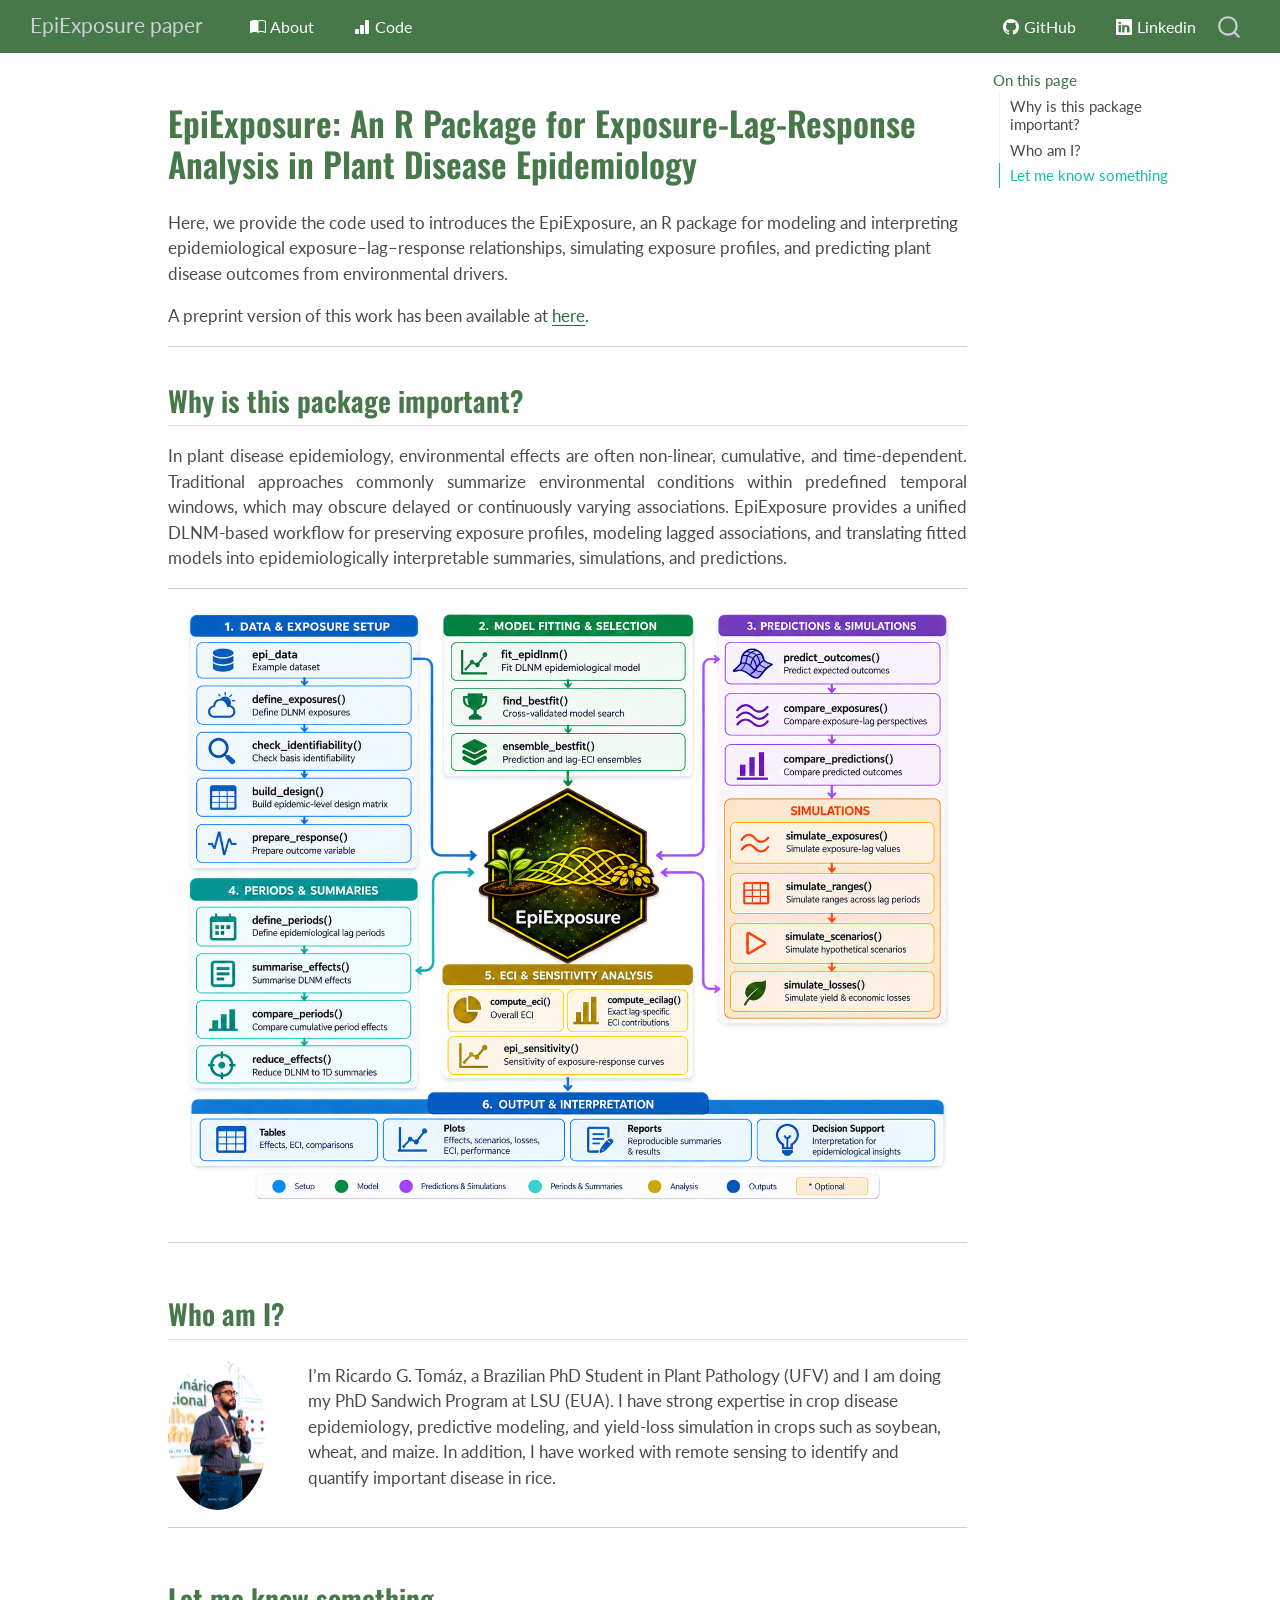
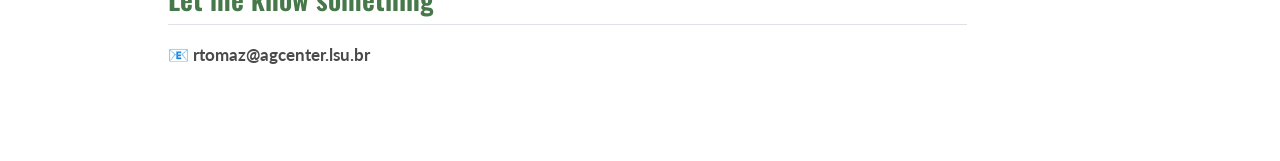
<file: docs/index.html>
<!DOCTYPE html>
<html xmlns="http://www.w3.org/1999/xhtml" lang="en" xml:lang="en"><head>

<meta charset="utf-8">
<meta name="generator" content="quarto-1.10.18">

<meta name="viewport" content="width=device-width, initial-scale=1.0, user-scalable=yes">


<title>EpiExposure: An R Package for Exposure-Lag-Response Analysis in Plant Disease Epidemiology – EpiExposure paper</title>
<style>
/* Default styles provided by pandoc.
** See https://pandoc.org/MANUAL.html#variables-for-html for config info.
*/
span.smallcaps{font-variant: small-caps;}
div.columns{display: flex; gap: 1.5em;}
div.column{flex: auto;}
@media screen {
div.columns{gap: min(4vw, 1.5em);}
div.column{overflow-x: auto;}
}
div.hanging-indent{margin-left: 1.5em; text-indent: -1.5em;}
ul.task-list{list-style: none;}
ul.task-list li input[type="checkbox"] {
  width: 0.8em;
  margin: 0 0.8em 0.2em -1em; /* quarto-specific, see https://github.com/quarto-dev/quarto-cli/issues/4556 */ 
  vertical-align: middle;
}
</style>


<script src="site_libs/quarto-nav/quarto-nav.js"></script>
<script src="site_libs/quarto-nav/headroom.min.js"></script>
<script src="site_libs/clipboard/clipboard.min.js"></script>
<script src="site_libs/quarto-search/autocomplete.umd.js"></script>
<script src="site_libs/quarto-search/fuse.min.js"></script>
<script src="site_libs/quarto-search/quarto-search.js"></script>
<meta name="quarto:offset" content="./">
<script src="site_libs/quarto-html/quarto.js" type="module"></script>
<script src="site_libs/quarto-html/tabsets/tabsets.js" type="module"></script>
<script src="site_libs/quarto-html/popper.min.js"></script>
<script src="site_libs/quarto-html/tippy.umd.min.js"></script>
<script src="site_libs/quarto-html/anchor.min.js"></script>
<link href="site_libs/quarto-html/tippy.css" rel="stylesheet">
<link href="site_libs/quarto-html/quarto-syntax-highlighting-64a204ab8560d761af7679ceaba22944.css" rel="stylesheet" id="quarto-text-highlighting-styles">
<script src="site_libs/bootstrap/bootstrap.min.js"></script>
<link href="site_libs/bootstrap/bootstrap-icons.css" rel="stylesheet">
<link href="site_libs/bootstrap/bootstrap-92404dd89b1444827012a9e3a58cda88.min.css" rel="stylesheet" append-hash="true" id="quarto-bootstrap" data-mode="light">
<script id="quarto-search-options" type="application/json">{
  "location": "navbar",
  "copy-button": false,
  "collapse-after": 3,
  "panel-placement": "end",
  "type": "overlay",
  "limit": 50,
  "keyboard-shortcut": [
    "f",
    "/",
    "s"
  ],
  "show-item-context": false,
  "language": {
    "search-no-results-text": "No results",
    "search-matching-documents-text": "matching documents",
    "search-copy-link-title": "Copy link to search",
    "search-hide-matches-text": "Hide additional matches",
    "search-more-match-text": "more match in this document",
    "search-more-matches-text": "more matches in this document",
    "search-clear-button-title": "Clear",
    "search-text-placeholder": "",
    "search-detached-cancel-button-title": "Cancel",
    "search-submit-button-title": "Submit",
    "search-label": "Search"
  }
}</script>


<link rel="stylesheet" href="styles.css">
</head>

<body class="nav-fixed quarto-light">

<div id="quarto-search-results"></div>
  <header id="quarto-header" class="headroom fixed-top">
    <nav class="navbar navbar-expand-lg " data-bs-theme="dark">
      <div class="navbar-container container-fluid">
      <div class="navbar-brand-container mx-auto">
    <a class="navbar-brand" href="./index.html">
    <span class="navbar-title">EpiExposure paper</span>
    </a>
  </div>
            <div id="quarto-search" class="" title="Search"></div>
          <button class="navbar-toggler" type="button" data-bs-toggle="collapse" data-bs-target="#navbarCollapse" aria-controls="navbarCollapse" role="menu" aria-expanded="false" aria-label="Toggle navigation" onclick="if (window.quartoToggleHeadroom) { window.quartoToggleHeadroom(); }">
  <span class="navbar-toggler-icon"></span>
</button>
          <div class="collapse navbar-collapse" id="navbarCollapse">
            <ul class="navbar-nav navbar-nav-scroll me-auto">
  <li class="nav-item">
    <a class="nav-link active" href="./index.html" aria-current="page"> 
<span class="menu-text"><i class="bi bi-book-half"></i> About</span></a>
  </li>  
  <li class="nav-item">
    <a class="nav-link" href="./about.html"> 
<span class="menu-text"><i class="bi bi-bar-chart-fill"></i> Code</span></a>
  </li>  
</ul>
            <ul class="navbar-nav navbar-nav-scroll ms-auto">
  <li class="nav-item">
    <a class="nav-link" href="https://github.com/tomazrg/paper_EpiExposure_package"> 
<span class="menu-text"><i class="bi bi-github"></i> GitHub</span></a>
  </li>  
  <li class="nav-item">
    <a class="nav-link" href="https://www.linkedin.com/in/ricardo-gomes-tom%C3%A1z-0137ba189/"> 
<span class="menu-text"><i class="bi bi-linkedin"></i> Linkedin</span></a>
  </li>  
</ul>
          </div> <!-- /navcollapse -->
            <div class="quarto-navbar-tools">
</div>
      </div> <!-- /container-fluid -->
    </nav>
</header>
<!-- content -->
<div id="quarto-content" class="quarto-container page-columns page-rows-contents page-layout-article page-navbar">
<!-- sidebar -->
<!-- margin-sidebar -->
    <div id="quarto-margin-sidebar" class="sidebar margin-sidebar">
        <nav id="TOC" role="doc-toc" class="toc-active">
    <h2 id="toc-title">On this page</h2>
   
  <ul>
  <li><a href="#why-is-this-package-important" id="toc-why-is-this-package-important" class="nav-link active" data-scroll-target="#why-is-this-package-important">Why is this package important?</a></li>
  <li><a href="#who-am-i" id="toc-who-am-i" class="nav-link" data-scroll-target="#who-am-i">Who am I?</a></li>
  <li><a href="#let-me-know-something" id="toc-let-me-know-something" class="nav-link" data-scroll-target="#let-me-know-something">Let me know something</a></li>
  </ul>
</nav>
    </div>
<!-- main -->
<main class="content" id="quarto-document-content">

<header id="title-block-header" class="quarto-title-block default">
<div class="quarto-title">
<h1 class="title">EpiExposure: An R Package for Exposure-Lag-Response Analysis in Plant Disease Epidemiology</h1>
</div>



<div class="quarto-title-meta">

    
  
    
  </div>
  


</header>


<p>Here, we provide the code used to introduces the EpiExposure, an R package for modeling and interpreting epidemiological exposure–lag–response relationships, simulating exposure profiles, and predicting plant disease outcomes from environmental drivers.</p>
<p>A preprint version of this work has been available at <a href="https://zenodo.org/records/24408928">here</a>.</p>
<hr>
<section id="why-is-this-package-important" class="level2">
<h2 class="anchored" data-anchor-id="why-is-this-package-important">Why is this package important?</h2>
<div style="text-align: justify;">
<p>In plant disease epidemiology, environmental effects are often non-linear, cumulative, and time-dependent. Traditional approaches commonly summarize environmental conditions within predefined temporal windows, which may obscure delayed or continuously varying associations. EpiExposure provides a unified DLNM-based workflow for preserving exposure profiles, modeling lagged associations, and translating fitted models into epidemiologically interpretable summaries, simulations, and predictions.</p>
</div>
<hr>
<div class="quarto-figure quarto-figure-center">
<figure class="figure">
<p><img src="fig/workflow.png" class="img-fluid quarto-figure quarto-figure-center figure-img" style="width:100.0%"></p>
</figure>
</div>
<hr>
</section>
<section id="who-am-i" class="level2">
<h2 class="anchored" data-anchor-id="who-am-i">Who am I?</h2>
<div style="display:flex; align-items:center; gap:20px; margin-top:20px;">
<img src="fig/me.jpg" alt="Profile photo" style="width:150px; height:150px; border-radius:50%; object-fit:cover;">
<p style="max-width:600px;">
</p><p>I’m Ricardo G. Tomáz, a Brazilian PhD Student in Plant Pathology (UFV) and I am doing my PhD Sandwich Program at LSU (EUA). I have strong expertise in crop disease epidemiology, predictive modeling, and yield-loss simulation in crops such as soybean, wheat, and maize. In addition, I have worked with remote sensing to identify and quantify important disease in rice.</p>
<p></p>
</div>
<hr>
</section>
<section id="let-me-know-something" class="level2">
<h2 class="anchored" data-anchor-id="let-me-know-something">Let me know something</h2>
<p>📧 <strong>rtomaz@agcenter.lsu.br</strong></p>


</section>

</main> <!-- /main -->
<script id="quarto-html-after-body" type="application/javascript">
  window.document.addEventListener("DOMContentLoaded", function (event) {
    const icon = "";
    const anchorJS = new window.AnchorJS();
    anchorJS.options = {
      placement: 'right',
      icon: icon
    };
    anchorJS.add('.anchored');
    const isCodeAnnotation = (el) => {
      for (const clz of el.classList) {
        if (clz.startsWith('code-annotation-')) {                     
          return true;
        }
      }
      return false;
    }
    const onCopySuccess = function(e) {
      // button target
      const button = e.trigger;
      // don't keep focus
      button.blur();
      // flash "checked"
      button.classList.add('code-copy-button-checked');
      var currentTitle = button.getAttribute("title");
      button.setAttribute("title", "Copied!");
      let tooltip;
      if (window.bootstrap) {
        button.setAttribute("data-bs-toggle", "tooltip");
        button.setAttribute("data-bs-placement", "left");
        button.setAttribute("data-bs-title", "Copied!");
        tooltip = new bootstrap.Tooltip(button, 
          { trigger: "manual", 
            customClass: "code-copy-button-tooltip",
            offset: [0, -8]});
        tooltip.show();    
      }
      setTimeout(function() {
        if (tooltip) {
          tooltip.hide();
          button.removeAttribute("data-bs-title");
          button.removeAttribute("data-bs-toggle");
          button.removeAttribute("data-bs-placement");
        }
        button.setAttribute("title", currentTitle);
        button.classList.remove('code-copy-button-checked');
      }, 1000);
      // clear code selection
      e.clearSelection();
    }
    const getTextToCopy = function(trigger) {
      const outerScaffold = trigger.parentElement.cloneNode(true);
      const codeEl = outerScaffold.querySelector('code');
      for (const childEl of codeEl.children) {
        if (isCodeAnnotation(childEl)) {
          childEl.remove();
        }
      }
      return codeEl.innerText;
    }
    const clipboard = new window.ClipboardJS('.code-copy-button:not([data-in-quarto-modal])', {
      text: getTextToCopy
    });
    clipboard.on('success', onCopySuccess);
    if (window.document.getElementById('quarto-embedded-source-code-modal')) {
      const clipboardModal = new window.ClipboardJS('.code-copy-button[data-in-quarto-modal]', {
        text: getTextToCopy,
        container: window.document.getElementById('quarto-embedded-source-code-modal')
      });
      clipboardModal.on('success', onCopySuccess);
    }
      var localhostRegex = new RegExp(/^(?:http|https):\/\/localhost\:?[0-9]*\//);
      var mailtoRegex = new RegExp(/^mailto:/);
        var filterRegex = new RegExp('/' + window.location.host + '/');
      var isInternal = (href) => {
          return filterRegex.test(href) || localhostRegex.test(href) || mailtoRegex.test(href);
      }
      // Inspect non-navigation links and adorn them if external
     var links = window.document.querySelectorAll('a[href]:not(.nav-link):not(.navbar-brand):not(.toc-action):not(.sidebar-link):not(.sidebar-item-toggle):not(.pagination-link):not(.no-external):not([aria-hidden]):not(.dropdown-item):not(.quarto-navigation-tool):not(.about-link)');
      for (var i=0; i<links.length; i++) {
        const link = links[i];
        if (!isInternal(link.href)) {
          // undo the damage that might have been done by quarto-nav.js in the case of
          // links that we want to consider external
          if (link.dataset.originalHref !== undefined) {
            link.href = link.dataset.originalHref;
          }
        }
      }
    function tippyHover(el, contentFn, onTriggerFn, onUntriggerFn) {
      const config = {
        allowHTML: true,
        maxWidth: 500,
        delay: 100,
        arrow: false,
        appendTo: function(el) {
            return el.parentElement;
        },
        interactive: true,
        interactiveBorder: 10,
        theme: 'quarto',
        placement: 'bottom-start',
      };
      if (contentFn) {
        config.content = contentFn;
      }
      if (onTriggerFn) {
        config.onTrigger = onTriggerFn;
      }
      if (onUntriggerFn) {
        config.onUntrigger = onUntriggerFn;
      }
      window.tippy(el, config); 
    }
    const noterefs = window.document.querySelectorAll('a[role="doc-noteref"]');
    for (var i=0; i<noterefs.length; i++) {
      const ref = noterefs[i];
      tippyHover(ref, function() {
        // use id or data attribute instead here
        let href = ref.getAttribute('data-footnote-href') || ref.getAttribute('href');
        try { href = new URL(href).hash; } catch {}
        const id = href.replace(/^#\/?/, "");
        const note = window.document.getElementById(id);
        if (note) {
          return note.innerHTML;
        } else {
          return "";
        }
      });
    }
    const xrefs = window.document.querySelectorAll('a.quarto-xref');
    const processXRef = (id, note) => {
      // Strip column container classes
      const stripColumnClz = (el) => {
        el.classList.remove("page-full", "page-columns");
        if (el.children) {
          for (const child of el.children) {
            stripColumnClz(child);
          }
        }
      }
      stripColumnClz(note)
      if (id === null || id.startsWith('sec-')) {
        // Special case sections, only their first couple elements
        const container = document.createElement("div");
        if (note.children && note.children.length > 2) {
          container.appendChild(note.children[0].cloneNode(true));
          for (let i = 1; i < note.children.length; i++) {
            const child = note.children[i];
            if (child.tagName === "P" && child.innerText === "") {
              continue;
            } else {
              container.appendChild(child.cloneNode(true));
              break;
            }
          }
          if (window.Quarto?.typesetMath) {
            window.Quarto.typesetMath(container);
          }
          return container.innerHTML
        } else {
          if (window.Quarto?.typesetMath) {
            window.Quarto.typesetMath(note);
          }
          return note.innerHTML;
        }
      } else {
        // Remove any anchor links if they are present
        const anchorLink = note.querySelector('a.anchorjs-link');
        if (anchorLink) {
          anchorLink.remove();
        }
        if (window.Quarto?.typesetMath) {
          window.Quarto.typesetMath(note);
        }
        if (note.classList.contains("callout")) {
          return note.outerHTML;
        } else {
          return note.innerHTML;
        }
      }
    }
    for (var i=0; i<xrefs.length; i++) {
      const xref = xrefs[i];
      tippyHover(xref, undefined, function(instance) {
        instance.disable();
        let url = xref.getAttribute('href');
        let hash = undefined; 
        if (url.startsWith('#')) {
          hash = url;
        } else {
          try { hash = new URL(url).hash; } catch {}
        }
        if (hash) {
          const id = hash.replace(/^#\/?/, "");
          const note = window.document.getElementById(id);
          if (note !== null) {
            try {
              const html = processXRef(id, note.cloneNode(true));
              instance.setContent(html);
            } finally {
              instance.enable();
              instance.show();
            }
          } else {
            // See if we can fetch this
            fetch(url.split('#')[0])
            .then(res => res.text())
            .then(html => {
              const parser = new DOMParser();
              const htmlDoc = parser.parseFromString(html, "text/html");
              const note = htmlDoc.getElementById(id);
              if (note !== null) {
                const html = processXRef(id, note);
                instance.setContent(html);
              } 
            }).finally(() => {
              instance.enable();
              instance.show();
            });
          }
        } else {
          // See if we can fetch a full url (with no hash to target)
          // This is a special case and we should probably do some content thinning / targeting
          fetch(url)
          .then(res => res.text())
          .then(html => {
            const parser = new DOMParser();
            const htmlDoc = parser.parseFromString(html, "text/html");
            const note = htmlDoc.querySelector('main.content');
            if (note !== null) {
              // This should only happen for chapter cross references
              // (since there is no id in the URL)
              // remove the first header
              if (note.children.length > 0 && note.children[0].tagName === "HEADER") {
                note.children[0].remove();
              }
              const html = processXRef(null, note);
              instance.setContent(html);
            } 
          }).finally(() => {
            instance.enable();
            instance.show();
          });
        }
      }, function(instance) {
      });
    }
        let selectedAnnoteEl;
        const selectorForAnnotation = ( cell, annotation) => {
          let cellAttr = 'data-code-cell="' + cell + '"';
          let lineAttr = 'data-code-annotation="' +  annotation + '"';
          const selector = 'span[' + cellAttr + '][' + lineAttr + ']';
          return selector;
        }
        const selectCodeLines = (annoteEl) => {
          const doc = window.document;
          const targetCell = annoteEl.getAttribute("data-target-cell");
          const targetAnnotation = annoteEl.getAttribute("data-target-annotation");
          const annoteSpan = window.document.querySelector(selectorForAnnotation(targetCell, targetAnnotation));
          const lines = annoteSpan.getAttribute("data-code-lines").split(",");
          const lineIds = lines.map((line) => {
            return targetCell + "-" + line;
          })
          let top = null;
          let height = null;
          let parent = null;
          if (lineIds.length > 0) {
              //compute the position of the single el (top and bottom and make a div)
              const el = window.document.getElementById(lineIds[0]);
              top = el.offsetTop;
              height = el.offsetHeight;
              parent = el.parentElement.parentElement;
            if (lineIds.length > 1) {
              const lastEl = window.document.getElementById(lineIds[lineIds.length - 1]);
              const bottom = lastEl.offsetTop + lastEl.offsetHeight;
              height = bottom - top;
            }
            if (top !== null && height !== null && parent !== null) {
              // cook up a div (if necessary) and position it 
              let div = window.document.getElementById("code-annotation-line-highlight");
              if (div === null) {
                div = window.document.createElement("div");
                div.setAttribute("id", "code-annotation-line-highlight");
                div.style.position = 'absolute';
                parent.appendChild(div);
              }
              div.style.top = top - 2 + "px";
              div.style.height = height + 4 + "px";
              div.style.left = 0;
              let gutterDiv = window.document.getElementById("code-annotation-line-highlight-gutter");
              if (gutterDiv === null) {
                gutterDiv = window.document.createElement("div");
                gutterDiv.setAttribute("id", "code-annotation-line-highlight-gutter");
                gutterDiv.style.position = 'absolute';
                const codeCell = window.document.getElementById(targetCell);
                const gutter = codeCell.querySelector('.code-annotation-gutter');
                gutter.appendChild(gutterDiv);
              }
              gutterDiv.style.top = top - 2 + "px";
              gutterDiv.style.height = height + 4 + "px";
            }
            selectedAnnoteEl = annoteEl;
          }
        };
        const unselectCodeLines = () => {
          const elementsIds = ["code-annotation-line-highlight", "code-annotation-line-highlight-gutter"];
          elementsIds.forEach((elId) => {
            const div = window.document.getElementById(elId);
            if (div) {
              div.remove();
            }
          });
          selectedAnnoteEl = undefined;
        };
          // Handle positioning of the toggle
      window.addEventListener(
        "resize",
        throttle(() => {
          elRect = undefined;
          if (selectedAnnoteEl) {
            selectCodeLines(selectedAnnoteEl);
          }
        }, 10)
      );
      function throttle(fn, ms) {
      let throttle = false;
      let timer;
        return (...args) => {
          if(!throttle) { // first call gets through
              fn.apply(this, args);
              throttle = true;
          } else { // all the others get throttled
              if(timer) clearTimeout(timer); // cancel #2
              timer = setTimeout(() => {
                fn.apply(this, args);
                timer = throttle = false;
              }, ms);
          }
        };
      }
        // Attach click handler to the DT
        const annoteDls = window.document.querySelectorAll('dt[data-target-cell]');
        for (const annoteDlNode of annoteDls) {
          annoteDlNode.addEventListener('click', (event) => {
            const clickedEl = event.target;
            if (clickedEl !== selectedAnnoteEl) {
              unselectCodeLines();
              const activeEl = window.document.querySelector('dt[data-target-cell].code-annotation-active');
              if (activeEl) {
                activeEl.classList.remove('code-annotation-active');
              }
              selectCodeLines(clickedEl);
              clickedEl.classList.add('code-annotation-active');
            } else {
              // Unselect the line
              unselectCodeLines();
              clickedEl.classList.remove('code-annotation-active');
            }
          });
        }
    const findCites = (el) => {
      const parentEl = el.parentElement;
      if (parentEl) {
        const cites = parentEl.dataset.cites;
        if (cites) {
          return {
            el,
            cites: cites.split(' ')
          };
        } else {
          return findCites(el.parentElement)
        }
      } else {
        return undefined;
      }
    };
    var bibliorefs = window.document.querySelectorAll('a[role="doc-biblioref"]');
    for (var i=0; i<bibliorefs.length; i++) {
      const ref = bibliorefs[i];
      const citeInfo = findCites(ref);
      if (citeInfo) {
        tippyHover(citeInfo.el, function() {
          var popup = window.document.createElement('div');
          citeInfo.cites.forEach(function(cite) {
            var citeDiv = window.document.createElement('div');
            citeDiv.classList.add('hanging-indent');
            citeDiv.classList.add('csl-entry');
            var biblioDiv = window.document.getElementById('ref-' + cite);
            if (biblioDiv) {
              citeDiv.innerHTML = biblioDiv.innerHTML;
            }
            popup.appendChild(citeDiv);
          });
          return popup.innerHTML;
        });
      }
    }
  });
  </script>
</div> <!-- /content -->




</body></html>
</file>
<file: docs/site_libs/quarto-html/tippy.css>
.tippy-box[data-animation=fade][data-state=hidden]{opacity:0}[data-tippy-root]{max-width:calc(100vw - 10px)}.tippy-box{position:relative;background-color:#333;color:#fff;border-radius:4px;font-size:14px;line-height:1.4;white-space:normal;outline:0;transition-property:transform,visibility,opacity}.tippy-box[data-placement^=top]>.tippy-arrow{bottom:0}.tippy-box[data-placement^=top]>.tippy-arrow:before{bottom:-7px;left:0;border-width:8px 8px 0;border-top-color:initial;transform-origin:center top}.tippy-box[data-placement^=bottom]>.tippy-arrow{top:0}.tippy-box[data-placement^=bottom]>.tippy-arrow:before{top:-7px;left:0;border-width:0 8px 8px;border-bottom-color:initial;transform-origin:center bottom}.tippy-box[data-placement^=left]>.tippy-arrow{right:0}.tippy-box[data-placement^=left]>.tippy-arrow:before{border-width:8px 0 8px 8px;border-left-color:initial;right:-7px;transform-origin:center left}.tippy-box[data-placement^=right]>.tippy-arrow{left:0}.tippy-box[data-placement^=right]>.tippy-arrow:before{left:-7px;border-width:8px 8px 8px 0;border-right-color:initial;transform-origin:center right}.tippy-box[data-inertia][data-state=visible]{transition-timing-function:cubic-bezier(.54,1.5,.38,1.11)}.tippy-arrow{width:16px;height:16px;color:#333}.tippy-arrow:before{content:"";position:absolute;border-color:transparent;border-style:solid}.tippy-content{position:relative;padding:5px 9px;z-index:1}
</file>
<file: docs/site_libs/quarto-html/quarto-syntax-highlighting-64a204ab8560d761af7679ceaba22944.css>
/* quarto syntax highlight colors */
:root {
  --quarto-hl-ot-color: #003B4F;
  --quarto-hl-at-color: #657422;
  --quarto-hl-ss-color: #20794D;
  --quarto-hl-an-color: #5E5E5E;
  --quarto-hl-fu-color: #4758AB;
  --quarto-hl-st-color: #20794D;
  --quarto-hl-cf-color: #003B4F;
  --quarto-hl-op-color: #5E5E5E;
  --quarto-hl-er-color: #AD0000;
  --quarto-hl-bn-color: #AD0000;
  --quarto-hl-al-color: #AD0000;
  --quarto-hl-va-color: #111111;
  --quarto-hl-bu-color: inherit;
  --quarto-hl-ex-color: inherit;
  --quarto-hl-pp-color: #AD0000;
  --quarto-hl-in-color: #5E5E5E;
  --quarto-hl-vs-color: #20794D;
  --quarto-hl-wa-color: #5E5E5E;
  --quarto-hl-do-color: #5E5E5E;
  --quarto-hl-im-color: #00769E;
  --quarto-hl-ch-color: #20794D;
  --quarto-hl-dt-color: #AD0000;
  --quarto-hl-fl-color: #AD0000;
  --quarto-hl-co-color: #5E5E5E;
  --quarto-hl-cv-color: #5E5E5E;
  --quarto-hl-cn-color: #8f5902;
  --quarto-hl-sc-color: #5E5E5E;
  --quarto-hl-dv-color: #AD0000;
  --quarto-hl-kw-color: #003B4F;
}

/* other quarto variables */
:root {
  --quarto-font-monospace: SFMono-Regular, Menlo, Monaco, Consolas, "Liberation Mono", "Courier New", monospace;
}

/* syntax highlight based on Pandoc's rules */
pre > code.sourceCode > span {
  color: #003B4F;
}

code.sourceCode > span {
  color: #003B4F;
}

div.sourceCode,
div.sourceCode pre.sourceCode {
  color: #003B4F;
}

/* Normal */
code span {
  color: #003B4F;
}

/* Alert */
code span.al {
  color: #AD0000;
  font-style: inherit;
}

/* Annotation */
code span.an {
  color: #5E5E5E;
  font-style: inherit;
}

/* Attribute */
code span.at {
  color: #657422;
  font-style: inherit;
}

/* BaseN */
code span.bn {
  color: #AD0000;
  font-style: inherit;
}

/* BuiltIn */
code span.bu {
  font-style: inherit;
}

/* ControlFlow */
code span.cf {
  color: #003B4F;
  font-weight: bold;
  font-style: inherit;
}

/* Char */
code span.ch {
  color: #20794D;
  font-style: inherit;
}

/* Constant */
code span.cn {
  color: #8f5902;
  font-style: inherit;
}

/* Comment */
code span.co {
  color: #5E5E5E;
  font-style: inherit;
}

/* CommentVar */
code span.cv {
  color: #5E5E5E;
  font-style: italic;
}

/* Documentation */
code span.do {
  color: #5E5E5E;
  font-style: italic;
}

/* DataType */
code span.dt {
  color: #AD0000;
  font-style: inherit;
}

/* DecVal */
code span.dv {
  color: #AD0000;
  font-style: inherit;
}

/* Error */
code span.er {
  color: #AD0000;
  font-style: inherit;
}

/* Extension */
code span.ex {
  font-style: inherit;
}

/* Float */
code span.fl {
  color: #AD0000;
  font-style: inherit;
}

/* Function */
code span.fu {
  color: #4758AB;
  font-style: inherit;
}

/* Import */
code span.im {
  color: #00769E;
  font-style: inherit;
}

/* Information */
code span.in {
  color: #5E5E5E;
  font-style: inherit;
}

/* Keyword */
code span.kw {
  color: #003B4F;
  font-weight: bold;
  font-style: inherit;
}

/* Operator */
code span.op {
  color: #5E5E5E;
  font-style: inherit;
}

/* Other */
code span.ot {
  color: #003B4F;
  font-style: inherit;
}

/* Preprocessor */
code span.pp {
  color: #AD0000;
  font-style: inherit;
}

/* SpecialChar */
code span.sc {
  color: #5E5E5E;
  font-style: inherit;
}

/* SpecialString */
code span.ss {
  color: #20794D;
  font-style: inherit;
}

/* String */
code span.st {
  color: #20794D;
  font-style: inherit;
}

/* Variable */
code span.va {
  color: #111111;
  font-style: inherit;
}

/* VerbatimString */
code span.vs {
  color: #20794D;
  font-style: inherit;
}

/* Warning */
code span.wa {
  color: #5E5E5E;
  font-style: italic;
}

.prevent-inlining {
  content: "</";
}

/*# sourceMappingURL=9d8d5bb603a83b8298b89080a598c93b.css.map */
</file>
<file: docs/styles.css>
@import url('https://fonts.googleapis.com/css?family=Roboto+Condensed:300');
@import url('https://fonts.googleapis.com/css?family=Oswald');


:root {
    --verde-principal: #46784a;
    --verde-link:      #2b6a40;
    --verde-hover:     #1f5030;
    --verde-suave:     #56785b;

    --cinza-escuro:    #4A4A4A;
    --cinza-claro:     #F2F2F2;
    --texto-claro:     #FFFFFF;
}

.navbar {
    min-height: 50px;
    padding: 5px 10px;
    display: flex;  
    justify-content: space-between;
    align-items: center;
    background-color: var(--verde-principal);
}

.navbar-nav > li > a {
    padding-top: 8px;
    padding-bottom: 8px;
    font-size: 16px;
    margin-left: 20px;
    padding-left: 10px !important;
    color: var(--texto-claro) !important;
}

.navbar-nav > li > a:hover {
    color: #ddead7 !important; 
    font-weight: bold;
}



.list-group-item.active {
    color: var(--texto-claro);
    background-color: var(--azul-principal);
    border-color: var(--azul-principal);
}



.page-header {
    background-color: var(--cinza-claro);
    padding: 12px 15px;
    border-radius: 4px;
    border-left: 6px solid var(--verde-principal);
}

.page-header h1 {
    color: var(--verde-principal);
}



h1, h2 {
    font-family: 'Oswald', sans-serif;
    color: var(--verde-principal);;
    padding-top: 20px;
    padding-bottom: 8px;
}

h3, h4 {
    font-family: 'Oswald', sans-serif;
    color: var(--cinza-escuro);
}



body {
    color: var(--cinza-escuro);
}

a {
    color: var(--verde-link);
}

a:hover {
    color: var(--verde-hover);
}



.btn {
    background-color: var(--verde-principal);
    color: var(--texto-claro);
    border: 1px solid var(--verde-principal);
}

.btn:hover {
    background-color: var(--verde-principal);
    border-color: var(--verde-hover);
}



pre, code {
    background-color: #FAFAFA;
    border-left: 4px solid var(--verde-principal);
    color: var(--cinza-escuro);
}


table th {
    background-color: var(--verde-principal);
    color: var(--texto-claro);
}

table td {
    color: var(--cinza-escuro);
}
</file>
